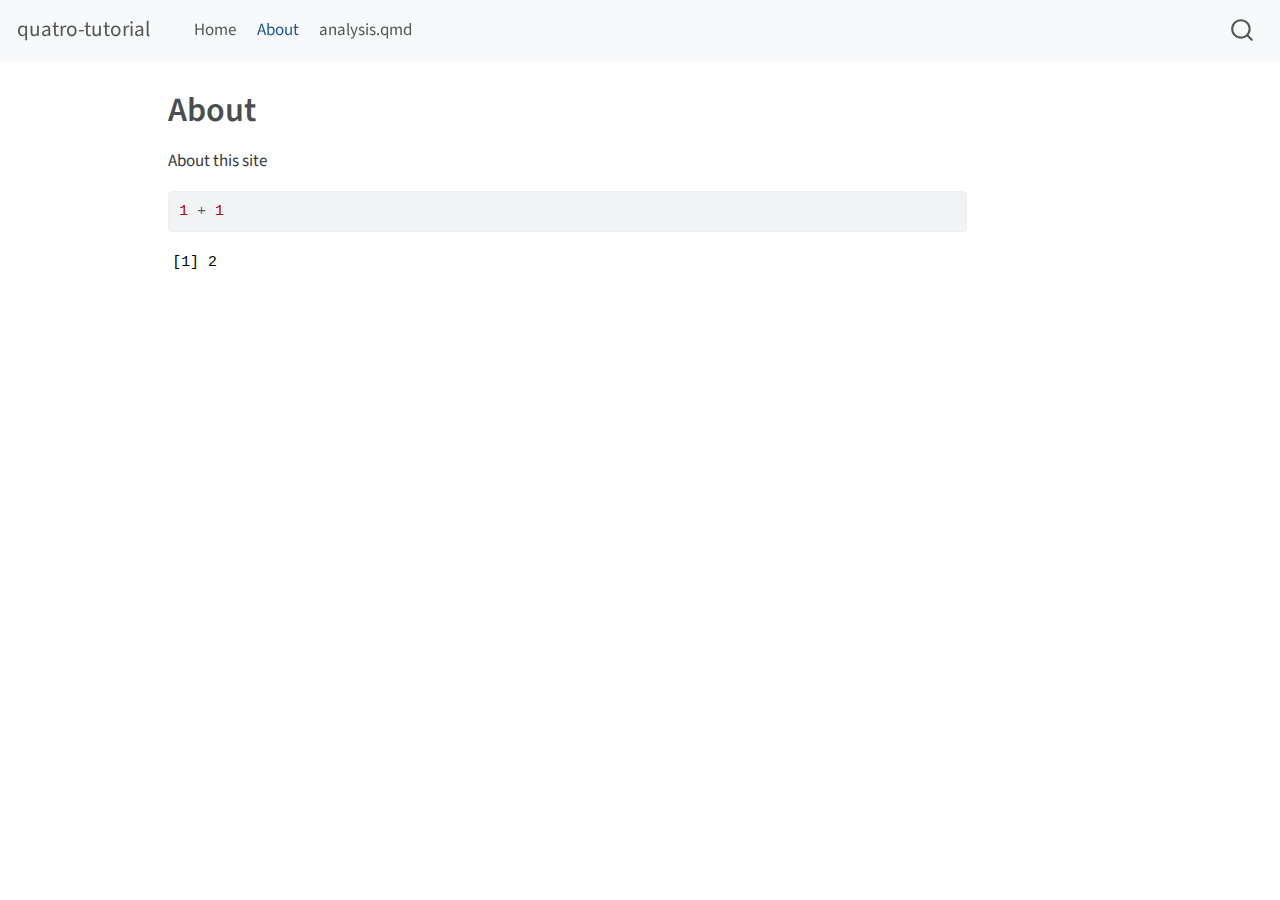
<file: about.html>
<!DOCTYPE html>
<html xmlns="http://www.w3.org/1999/xhtml" lang="en" xml:lang="en"><head>

<meta charset="utf-8">
<meta name="generator" content="quarto-1.3.450">

<meta name="viewport" content="width=device-width, initial-scale=1.0, user-scalable=yes">


<title>quatro-tutorial - About</title>
<style>
code{white-space: pre-wrap;}
span.smallcaps{font-variant: small-caps;}
div.columns{display: flex; gap: min(4vw, 1.5em);}
div.column{flex: auto; overflow-x: auto;}
div.hanging-indent{margin-left: 1.5em; text-indent: -1.5em;}
ul.task-list{list-style: none;}
ul.task-list li input[type="checkbox"] {
  width: 0.8em;
  margin: 0 0.8em 0.2em -1em; /* quarto-specific, see https://github.com/quarto-dev/quarto-cli/issues/4556 */ 
  vertical-align: middle;
}
/* CSS for syntax highlighting */
pre > code.sourceCode { white-space: pre; position: relative; }
pre > code.sourceCode > span { display: inline-block; line-height: 1.25; }
pre > code.sourceCode > span:empty { height: 1.2em; }
.sourceCode { overflow: visible; }
code.sourceCode > span { color: inherit; text-decoration: inherit; }
div.sourceCode { margin: 1em 0; }
pre.sourceCode { margin: 0; }
@media screen {
div.sourceCode { overflow: auto; }
}
@media print {
pre > code.sourceCode { white-space: pre-wrap; }
pre > code.sourceCode > span { text-indent: -5em; padding-left: 5em; }
}
pre.numberSource code
  { counter-reset: source-line 0; }
pre.numberSource code > span
  { position: relative; left: -4em; counter-increment: source-line; }
pre.numberSource code > span > a:first-child::before
  { content: counter(source-line);
    position: relative; left: -1em; text-align: right; vertical-align: baseline;
    border: none; display: inline-block;
    -webkit-touch-callout: none; -webkit-user-select: none;
    -khtml-user-select: none; -moz-user-select: none;
    -ms-user-select: none; user-select: none;
    padding: 0 4px; width: 4em;
  }
pre.numberSource { margin-left: 3em;  padding-left: 4px; }
div.sourceCode
  {   }
@media screen {
pre > code.sourceCode > span > a:first-child::before { text-decoration: underline; }
}
</style>


<script src="site_libs/quarto-nav/quarto-nav.js"></script>
<script src="site_libs/quarto-nav/headroom.min.js"></script>
<script src="site_libs/clipboard/clipboard.min.js"></script>
<script src="site_libs/quarto-search/autocomplete.umd.js"></script>
<script src="site_libs/quarto-search/fuse.min.js"></script>
<script src="site_libs/quarto-search/quarto-search.js"></script>
<meta name="quarto:offset" content="./">
<script src="site_libs/quarto-html/quarto.js"></script>
<script src="site_libs/quarto-html/popper.min.js"></script>
<script src="site_libs/quarto-html/tippy.umd.min.js"></script>
<script src="site_libs/quarto-html/anchor.min.js"></script>
<link href="site_libs/quarto-html/tippy.css" rel="stylesheet">
<link href="site_libs/quarto-html/quarto-syntax-highlighting.css" rel="stylesheet" id="quarto-text-highlighting-styles">
<script src="site_libs/bootstrap/bootstrap.min.js"></script>
<link href="site_libs/bootstrap/bootstrap-icons.css" rel="stylesheet">
<link href="site_libs/bootstrap/bootstrap.min.css" rel="stylesheet" id="quarto-bootstrap" data-mode="light">
<script id="quarto-search-options" type="application/json">{
  "location": "navbar",
  "copy-button": false,
  "collapse-after": 3,
  "panel-placement": "end",
  "type": "overlay",
  "limit": 20,
  "language": {
    "search-no-results-text": "No results",
    "search-matching-documents-text": "matching documents",
    "search-copy-link-title": "Copy link to search",
    "search-hide-matches-text": "Hide additional matches",
    "search-more-match-text": "more match in this document",
    "search-more-matches-text": "more matches in this document",
    "search-clear-button-title": "Clear",
    "search-detached-cancel-button-title": "Cancel",
    "search-submit-button-title": "Submit",
    "search-label": "Search"
  }
}</script>


<link rel="stylesheet" href="styles.css">
</head>

<body class="nav-fixed">

<div id="quarto-search-results"></div>
  <header id="quarto-header" class="headroom fixed-top">
    <nav class="navbar navbar-expand-lg navbar-dark ">
      <div class="navbar-container container-fluid">
      <div class="navbar-brand-container">
    <a class="navbar-brand" href="./index.html">
    <span class="navbar-title">quatro-tutorial</span>
    </a>
  </div>
            <div id="quarto-search" class="" title="Search"></div>
          <button class="navbar-toggler" type="button" data-bs-toggle="collapse" data-bs-target="#navbarCollapse" aria-controls="navbarCollapse" aria-expanded="false" aria-label="Toggle navigation" onclick="if (window.quartoToggleHeadroom) { window.quartoToggleHeadroom(); }">
  <span class="navbar-toggler-icon"></span>
</button>
          <div class="collapse navbar-collapse" id="navbarCollapse">
            <ul class="navbar-nav navbar-nav-scroll me-auto">
  <li class="nav-item">
    <a class="nav-link" href="./index.html" rel="" target="">
 <span class="menu-text">Home</span></a>
  </li>  
  <li class="nav-item">
    <a class="nav-link active" href="./about.html" rel="" target="" aria-current="page">
 <span class="menu-text">About</span></a>
  </li>  
  <li class="nav-item">
    <a class="nav-link" href="./analysis.html" rel="" target="">
 <span class="menu-text">analysis.qmd</span></a>
  </li>  
</ul>
            <div class="quarto-navbar-tools ms-auto">
</div>
          </div> <!-- /navcollapse -->
      </div> <!-- /container-fluid -->
    </nav>
</header>
<!-- content -->
<div id="quarto-content" class="quarto-container page-columns page-rows-contents page-layout-article page-navbar">
<!-- sidebar -->
<!-- margin-sidebar -->
    <div id="quarto-margin-sidebar" class="sidebar margin-sidebar">
        
    </div>
<!-- main -->
<main class="content" id="quarto-document-content">

<header id="title-block-header" class="quarto-title-block default">
<div class="quarto-title">
<h1 class="title">About</h1>
</div>



<div class="quarto-title-meta">

    
  
    
  </div>
  

</header>

<p>About this site</p>
<div class="cell">
<div class="sourceCode cell-code" id="cb1"><pre class="sourceCode r code-with-copy"><code class="sourceCode r"><span id="cb1-1"><a href="#cb1-1" aria-hidden="true" tabindex="-1"></a><span class="dv">1</span> <span class="sc">+</span> <span class="dv">1</span></span></code><button title="Copy to Clipboard" class="code-copy-button"><i class="bi"></i></button></pre></div>
<div class="cell-output cell-output-stdout">
<pre><code>[1] 2</code></pre>
</div>
</div>



</main> <!-- /main -->
<script id="quarto-html-after-body" type="application/javascript">
window.document.addEventListener("DOMContentLoaded", function (event) {
  const toggleBodyColorMode = (bsSheetEl) => {
    const mode = bsSheetEl.getAttribute("data-mode");
    const bodyEl = window.document.querySelector("body");
    if (mode === "dark") {
      bodyEl.classList.add("quarto-dark");
      bodyEl.classList.remove("quarto-light");
    } else {
      bodyEl.classList.add("quarto-light");
      bodyEl.classList.remove("quarto-dark");
    }
  }
  const toggleBodyColorPrimary = () => {
    const bsSheetEl = window.document.querySelector("link#quarto-bootstrap");
    if (bsSheetEl) {
      toggleBodyColorMode(bsSheetEl);
    }
  }
  toggleBodyColorPrimary();  
  const icon = "";
  const anchorJS = new window.AnchorJS();
  anchorJS.options = {
    placement: 'right',
    icon: icon
  };
  anchorJS.add('.anchored');
  const isCodeAnnotation = (el) => {
    for (const clz of el.classList) {
      if (clz.startsWith('code-annotation-')) {                     
        return true;
      }
    }
    return false;
  }
  const clipboard = new window.ClipboardJS('.code-copy-button', {
    text: function(trigger) {
      const codeEl = trigger.previousElementSibling.cloneNode(true);
      for (const childEl of codeEl.children) {
        if (isCodeAnnotation(childEl)) {
          childEl.remove();
        }
      }
      return codeEl.innerText;
    }
  });
  clipboard.on('success', function(e) {
    // button target
    const button = e.trigger;
    // don't keep focus
    button.blur();
    // flash "checked"
    button.classList.add('code-copy-button-checked');
    var currentTitle = button.getAttribute("title");
    button.setAttribute("title", "Copied!");
    let tooltip;
    if (window.bootstrap) {
      button.setAttribute("data-bs-toggle", "tooltip");
      button.setAttribute("data-bs-placement", "left");
      button.setAttribute("data-bs-title", "Copied!");
      tooltip = new bootstrap.Tooltip(button, 
        { trigger: "manual", 
          customClass: "code-copy-button-tooltip",
          offset: [0, -8]});
      tooltip.show();    
    }
    setTimeout(function() {
      if (tooltip) {
        tooltip.hide();
        button.removeAttribute("data-bs-title");
        button.removeAttribute("data-bs-toggle");
        button.removeAttribute("data-bs-placement");
      }
      button.setAttribute("title", currentTitle);
      button.classList.remove('code-copy-button-checked');
    }, 1000);
    // clear code selection
    e.clearSelection();
  });
  function tippyHover(el, contentFn) {
    const config = {
      allowHTML: true,
      content: contentFn,
      maxWidth: 500,
      delay: 100,
      arrow: false,
      appendTo: function(el) {
          return el.parentElement;
      },
      interactive: true,
      interactiveBorder: 10,
      theme: 'quarto',
      placement: 'bottom-start'
    };
    window.tippy(el, config); 
  }
  const noterefs = window.document.querySelectorAll('a[role="doc-noteref"]');
  for (var i=0; i<noterefs.length; i++) {
    const ref = noterefs[i];
    tippyHover(ref, function() {
      // use id or data attribute instead here
      let href = ref.getAttribute('data-footnote-href') || ref.getAttribute('href');
      try { href = new URL(href).hash; } catch {}
      const id = href.replace(/^#\/?/, "");
      const note = window.document.getElementById(id);
      return note.innerHTML;
    });
  }
      let selectedAnnoteEl;
      const selectorForAnnotation = ( cell, annotation) => {
        let cellAttr = 'data-code-cell="' + cell + '"';
        let lineAttr = 'data-code-annotation="' +  annotation + '"';
        const selector = 'span[' + cellAttr + '][' + lineAttr + ']';
        return selector;
      }
      const selectCodeLines = (annoteEl) => {
        const doc = window.document;
        const targetCell = annoteEl.getAttribute("data-target-cell");
        const targetAnnotation = annoteEl.getAttribute("data-target-annotation");
        const annoteSpan = window.document.querySelector(selectorForAnnotation(targetCell, targetAnnotation));
        const lines = annoteSpan.getAttribute("data-code-lines").split(",");
        const lineIds = lines.map((line) => {
          return targetCell + "-" + line;
        })
        let top = null;
        let height = null;
        let parent = null;
        if (lineIds.length > 0) {
            //compute the position of the single el (top and bottom and make a div)
            const el = window.document.getElementById(lineIds[0]);
            top = el.offsetTop;
            height = el.offsetHeight;
            parent = el.parentElement.parentElement;
          if (lineIds.length > 1) {
            const lastEl = window.document.getElementById(lineIds[lineIds.length - 1]);
            const bottom = lastEl.offsetTop + lastEl.offsetHeight;
            height = bottom - top;
          }
          if (top !== null && height !== null && parent !== null) {
            // cook up a div (if necessary) and position it 
            let div = window.document.getElementById("code-annotation-line-highlight");
            if (div === null) {
              div = window.document.createElement("div");
              div.setAttribute("id", "code-annotation-line-highlight");
              div.style.position = 'absolute';
              parent.appendChild(div);
            }
            div.style.top = top - 2 + "px";
            div.style.height = height + 4 + "px";
            let gutterDiv = window.document.getElementById("code-annotation-line-highlight-gutter");
            if (gutterDiv === null) {
              gutterDiv = window.document.createElement("div");
              gutterDiv.setAttribute("id", "code-annotation-line-highlight-gutter");
              gutterDiv.style.position = 'absolute';
              const codeCell = window.document.getElementById(targetCell);
              const gutter = codeCell.querySelector('.code-annotation-gutter');
              gutter.appendChild(gutterDiv);
            }
            gutterDiv.style.top = top - 2 + "px";
            gutterDiv.style.height = height + 4 + "px";
          }
          selectedAnnoteEl = annoteEl;
        }
      };
      const unselectCodeLines = () => {
        const elementsIds = ["code-annotation-line-highlight", "code-annotation-line-highlight-gutter"];
        elementsIds.forEach((elId) => {
          const div = window.document.getElementById(elId);
          if (div) {
            div.remove();
          }
        });
        selectedAnnoteEl = undefined;
      };
      // Attach click handler to the DT
      const annoteDls = window.document.querySelectorAll('dt[data-target-cell]');
      for (const annoteDlNode of annoteDls) {
        annoteDlNode.addEventListener('click', (event) => {
          const clickedEl = event.target;
          if (clickedEl !== selectedAnnoteEl) {
            unselectCodeLines();
            const activeEl = window.document.querySelector('dt[data-target-cell].code-annotation-active');
            if (activeEl) {
              activeEl.classList.remove('code-annotation-active');
            }
            selectCodeLines(clickedEl);
            clickedEl.classList.add('code-annotation-active');
          } else {
            // Unselect the line
            unselectCodeLines();
            clickedEl.classList.remove('code-annotation-active');
          }
        });
      }
  const findCites = (el) => {
    const parentEl = el.parentElement;
    if (parentEl) {
      const cites = parentEl.dataset.cites;
      if (cites) {
        return {
          el,
          cites: cites.split(' ')
        };
      } else {
        return findCites(el.parentElement)
      }
    } else {
      return undefined;
    }
  };
  var bibliorefs = window.document.querySelectorAll('a[role="doc-biblioref"]');
  for (var i=0; i<bibliorefs.length; i++) {
    const ref = bibliorefs[i];
    const citeInfo = findCites(ref);
    if (citeInfo) {
      tippyHover(citeInfo.el, function() {
        var popup = window.document.createElement('div');
        citeInfo.cites.forEach(function(cite) {
          var citeDiv = window.document.createElement('div');
          citeDiv.classList.add('hanging-indent');
          citeDiv.classList.add('csl-entry');
          var biblioDiv = window.document.getElementById('ref-' + cite);
          if (biblioDiv) {
            citeDiv.innerHTML = biblioDiv.innerHTML;
          }
          popup.appendChild(citeDiv);
        });
        return popup.innerHTML;
      });
    }
  }
});
</script>
</div> <!-- /content -->



</body></html>
</file>
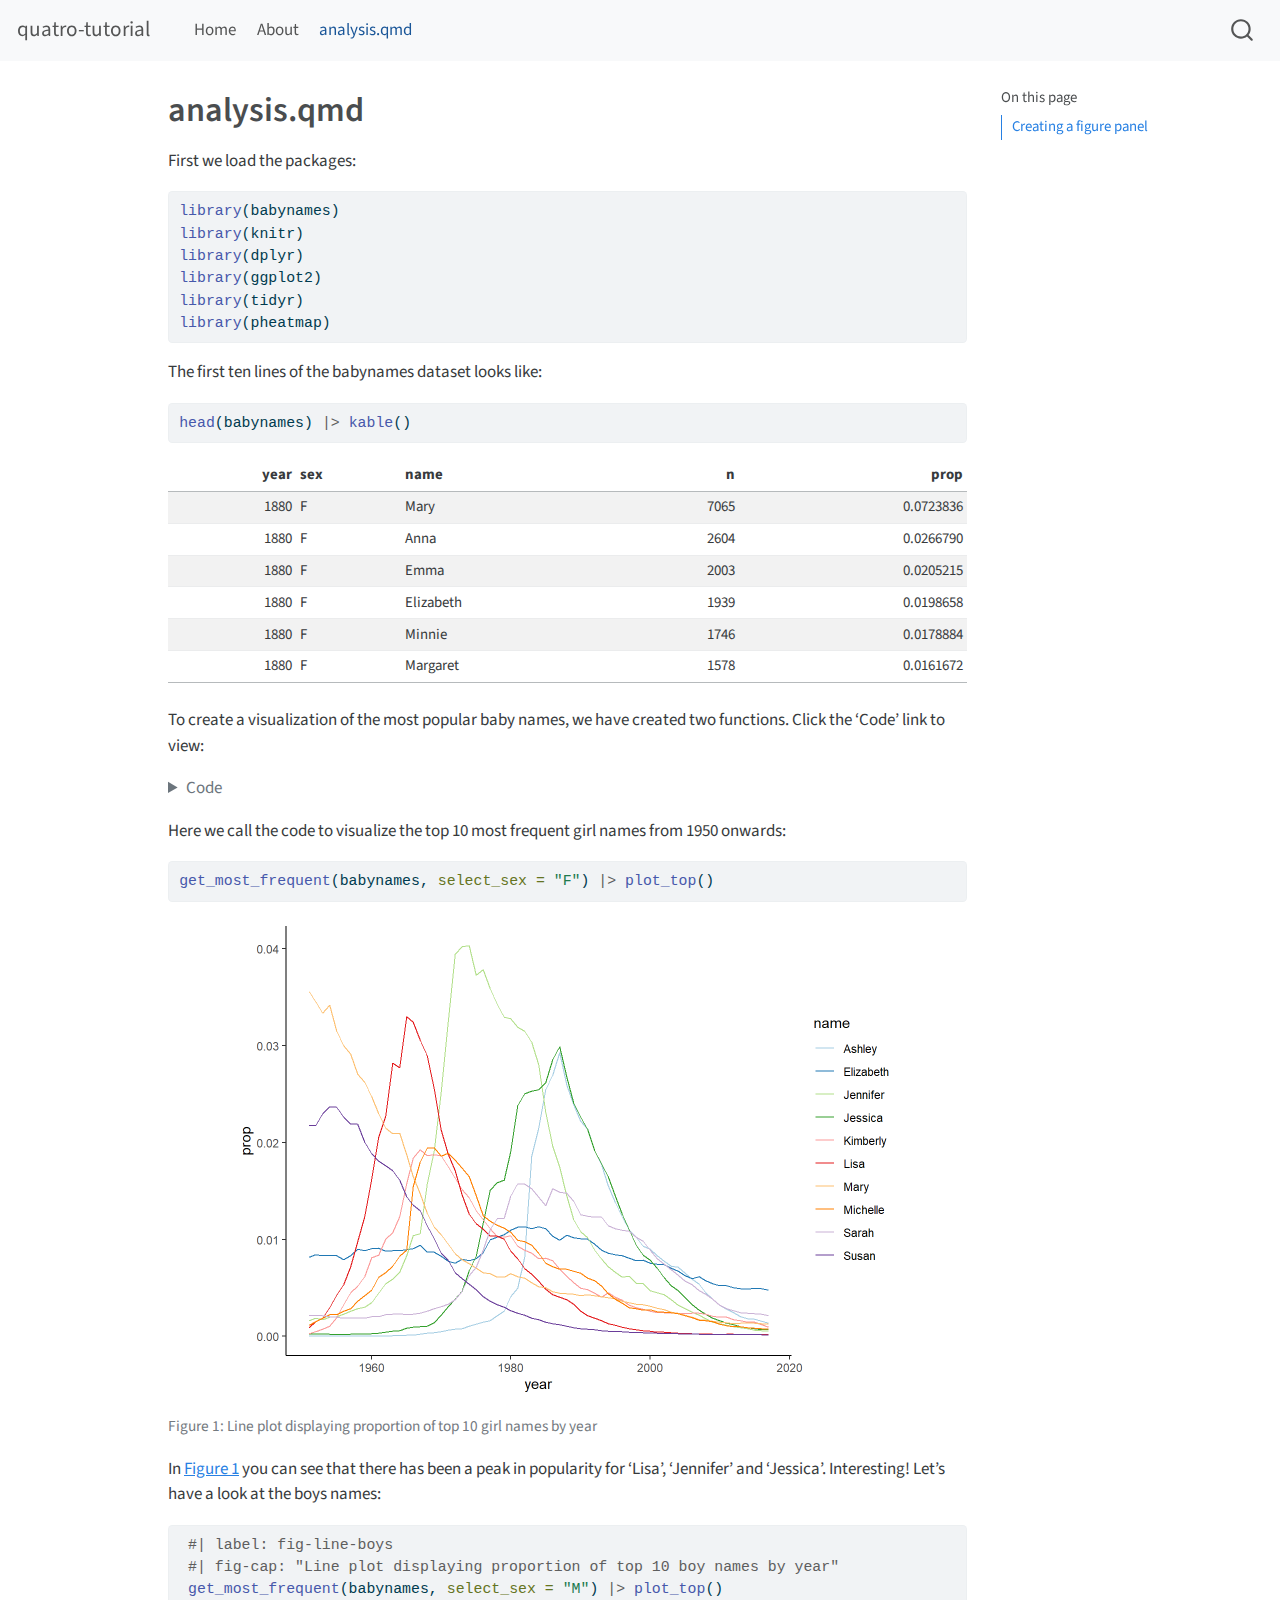
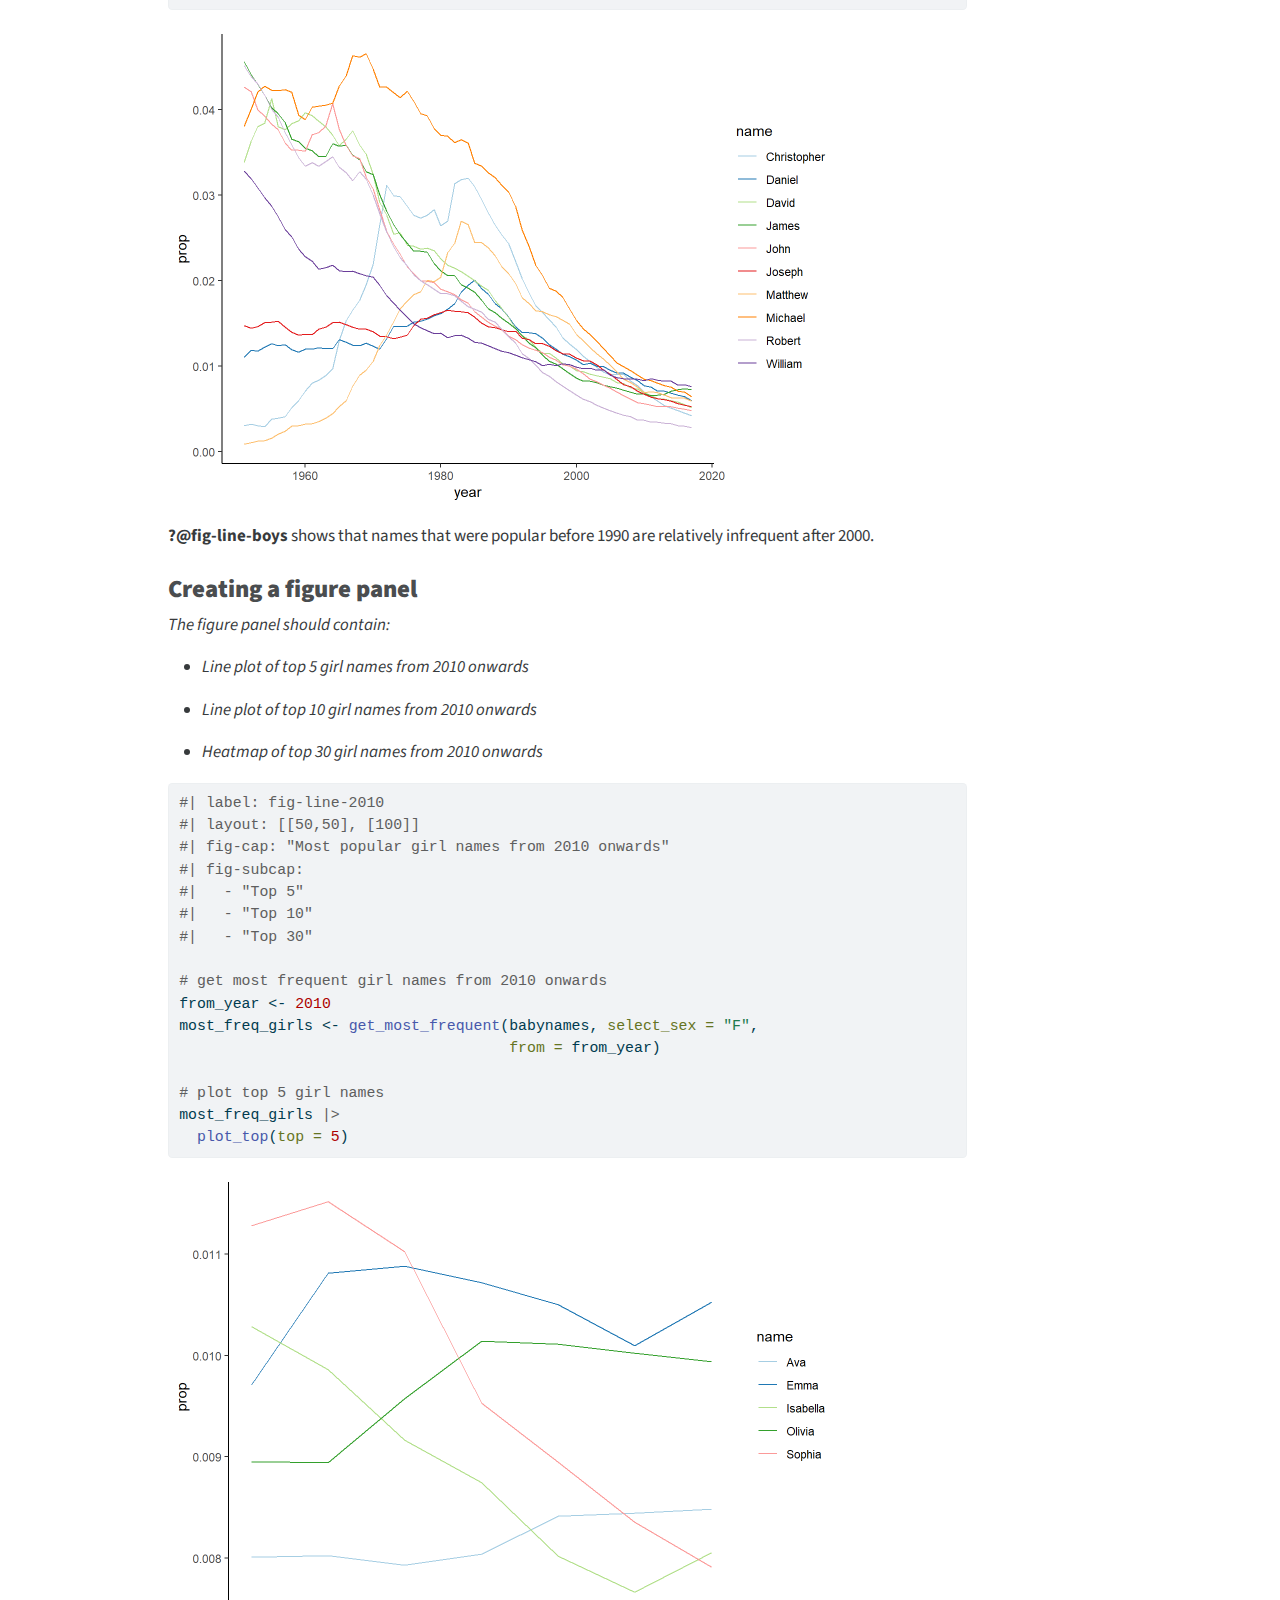
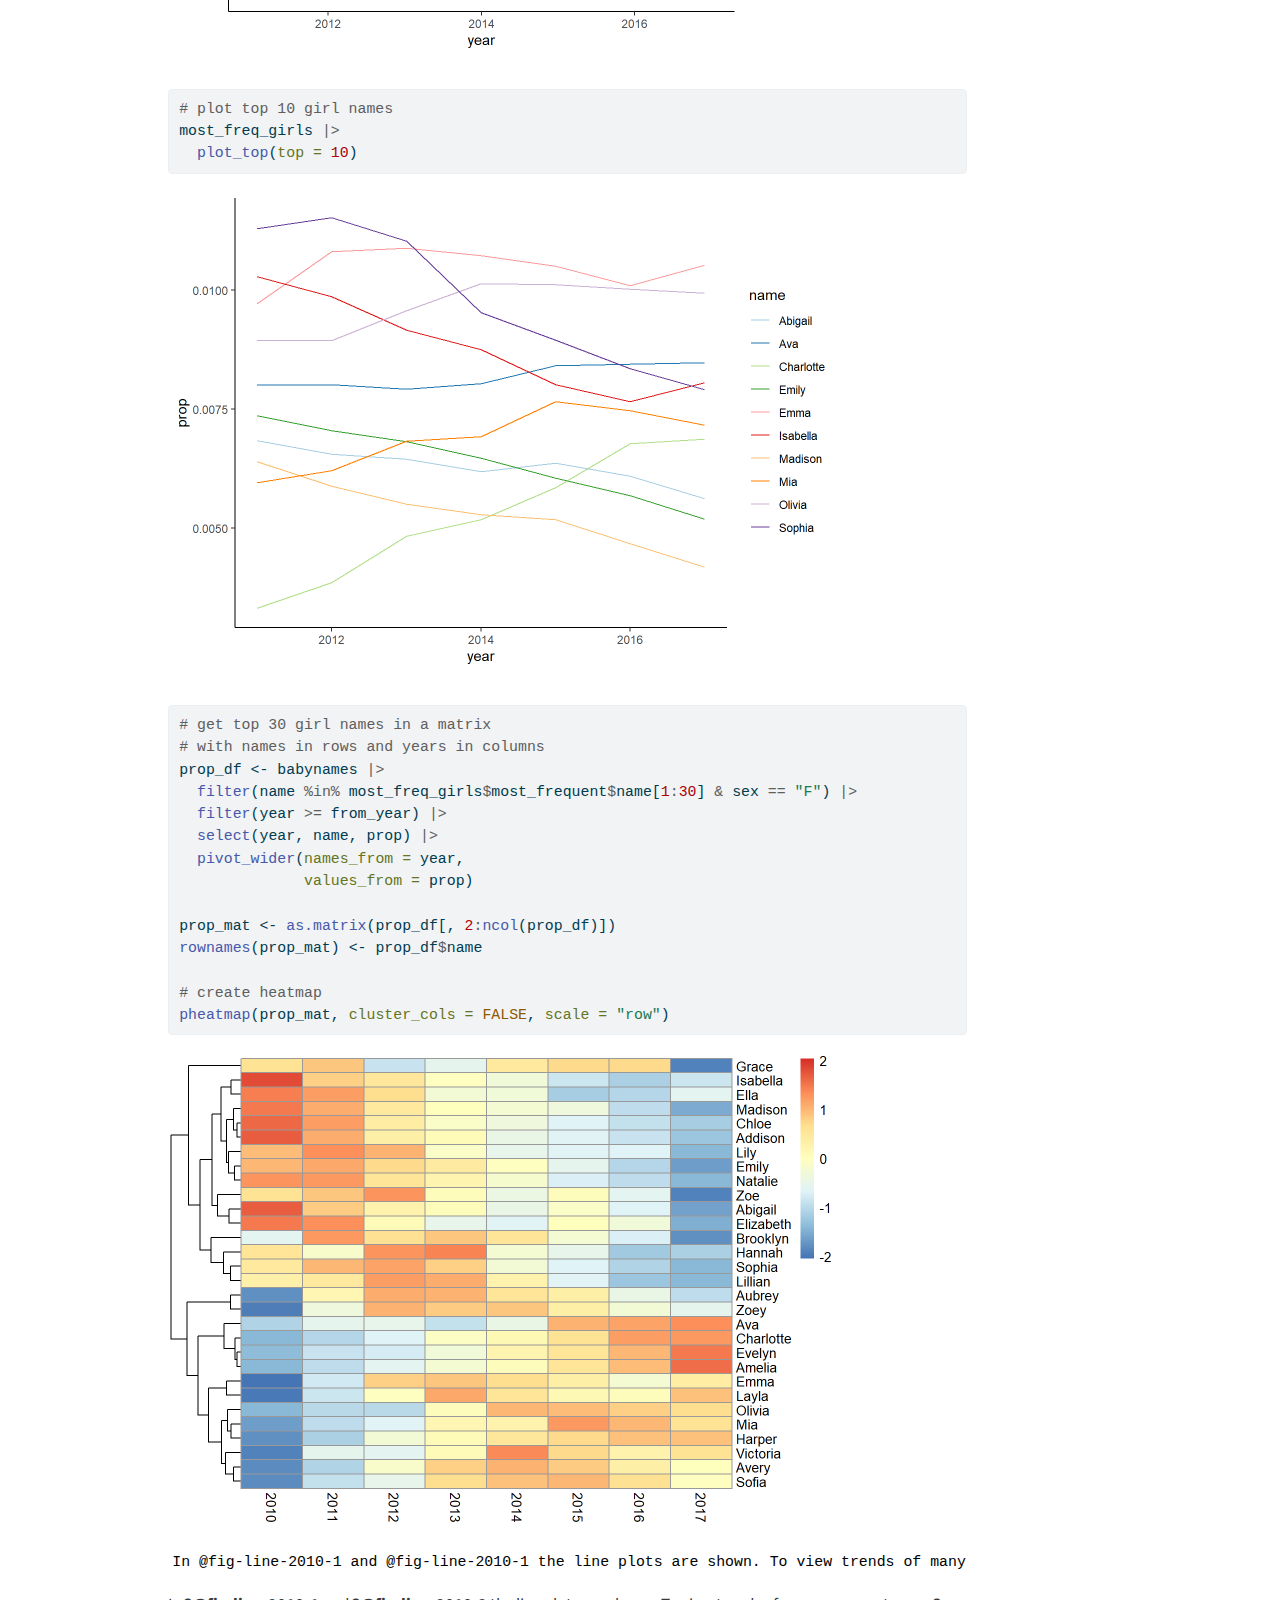
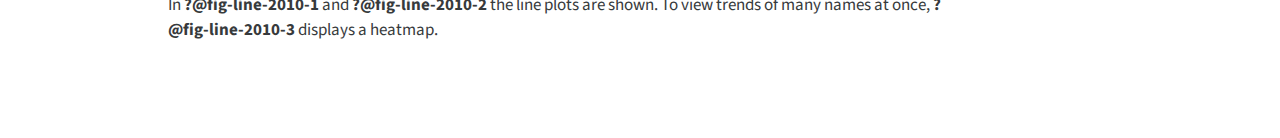
<file: analysis.html>
<!DOCTYPE html>
<html xmlns="http://www.w3.org/1999/xhtml" lang="en" xml:lang="en"><head>

<meta charset="utf-8">
<meta name="generator" content="quarto-1.3.450">

<meta name="viewport" content="width=device-width, initial-scale=1.0, user-scalable=yes">


<title>quatro-tutorial - analysis.qmd</title>
<style>
code{white-space: pre-wrap;}
span.smallcaps{font-variant: small-caps;}
div.columns{display: flex; gap: min(4vw, 1.5em);}
div.column{flex: auto; overflow-x: auto;}
div.hanging-indent{margin-left: 1.5em; text-indent: -1.5em;}
ul.task-list{list-style: none;}
ul.task-list li input[type="checkbox"] {
  width: 0.8em;
  margin: 0 0.8em 0.2em -1em; /* quarto-specific, see https://github.com/quarto-dev/quarto-cli/issues/4556 */ 
  vertical-align: middle;
}
/* CSS for syntax highlighting */
pre > code.sourceCode { white-space: pre; position: relative; }
pre > code.sourceCode > span { display: inline-block; line-height: 1.25; }
pre > code.sourceCode > span:empty { height: 1.2em; }
.sourceCode { overflow: visible; }
code.sourceCode > span { color: inherit; text-decoration: inherit; }
div.sourceCode { margin: 1em 0; }
pre.sourceCode { margin: 0; }
@media screen {
div.sourceCode { overflow: auto; }
}
@media print {
pre > code.sourceCode { white-space: pre-wrap; }
pre > code.sourceCode > span { text-indent: -5em; padding-left: 5em; }
}
pre.numberSource code
  { counter-reset: source-line 0; }
pre.numberSource code > span
  { position: relative; left: -4em; counter-increment: source-line; }
pre.numberSource code > span > a:first-child::before
  { content: counter(source-line);
    position: relative; left: -1em; text-align: right; vertical-align: baseline;
    border: none; display: inline-block;
    -webkit-touch-callout: none; -webkit-user-select: none;
    -khtml-user-select: none; -moz-user-select: none;
    -ms-user-select: none; user-select: none;
    padding: 0 4px; width: 4em;
  }
pre.numberSource { margin-left: 3em;  padding-left: 4px; }
div.sourceCode
  {   }
@media screen {
pre > code.sourceCode > span > a:first-child::before { text-decoration: underline; }
}
</style>


<script src="site_libs/quarto-nav/quarto-nav.js"></script>
<script src="site_libs/quarto-nav/headroom.min.js"></script>
<script src="site_libs/clipboard/clipboard.min.js"></script>
<script src="site_libs/quarto-search/autocomplete.umd.js"></script>
<script src="site_libs/quarto-search/fuse.min.js"></script>
<script src="site_libs/quarto-search/quarto-search.js"></script>
<meta name="quarto:offset" content="./">
<script src="site_libs/quarto-html/quarto.js"></script>
<script src="site_libs/quarto-html/popper.min.js"></script>
<script src="site_libs/quarto-html/tippy.umd.min.js"></script>
<script src="site_libs/quarto-html/anchor.min.js"></script>
<link href="site_libs/quarto-html/tippy.css" rel="stylesheet">
<link href="site_libs/quarto-html/quarto-syntax-highlighting.css" rel="stylesheet" id="quarto-text-highlighting-styles">
<script src="site_libs/bootstrap/bootstrap.min.js"></script>
<link href="site_libs/bootstrap/bootstrap-icons.css" rel="stylesheet">
<link href="site_libs/bootstrap/bootstrap.min.css" rel="stylesheet" id="quarto-bootstrap" data-mode="light">
<script id="quarto-search-options" type="application/json">{
  "location": "navbar",
  "copy-button": false,
  "collapse-after": 3,
  "panel-placement": "end",
  "type": "overlay",
  "limit": 20,
  "language": {
    "search-no-results-text": "No results",
    "search-matching-documents-text": "matching documents",
    "search-copy-link-title": "Copy link to search",
    "search-hide-matches-text": "Hide additional matches",
    "search-more-match-text": "more match in this document",
    "search-more-matches-text": "more matches in this document",
    "search-clear-button-title": "Clear",
    "search-detached-cancel-button-title": "Cancel",
    "search-submit-button-title": "Submit",
    "search-label": "Search"
  }
}</script>


<link rel="stylesheet" href="styles.css">
</head>

<body class="nav-fixed">

<div id="quarto-search-results"></div>
  <header id="quarto-header" class="headroom fixed-top">
    <nav class="navbar navbar-expand-lg navbar-dark ">
      <div class="navbar-container container-fluid">
      <div class="navbar-brand-container">
    <a class="navbar-brand" href="./index.html">
    <span class="navbar-title">quatro-tutorial</span>
    </a>
  </div>
            <div id="quarto-search" class="" title="Search"></div>
          <button class="navbar-toggler" type="button" data-bs-toggle="collapse" data-bs-target="#navbarCollapse" aria-controls="navbarCollapse" aria-expanded="false" aria-label="Toggle navigation" onclick="if (window.quartoToggleHeadroom) { window.quartoToggleHeadroom(); }">
  <span class="navbar-toggler-icon"></span>
</button>
          <div class="collapse navbar-collapse" id="navbarCollapse">
            <ul class="navbar-nav navbar-nav-scroll me-auto">
  <li class="nav-item">
    <a class="nav-link" href="./index.html" rel="" target="">
 <span class="menu-text">Home</span></a>
  </li>  
  <li class="nav-item">
    <a class="nav-link" href="./about.html" rel="" target="">
 <span class="menu-text">About</span></a>
  </li>  
  <li class="nav-item">
    <a class="nav-link active" href="./analysis.html" rel="" target="" aria-current="page">
 <span class="menu-text">analysis.qmd</span></a>
  </li>  
</ul>
            <div class="quarto-navbar-tools ms-auto">
</div>
          </div> <!-- /navcollapse -->
      </div> <!-- /container-fluid -->
    </nav>
</header>
<!-- content -->
<div id="quarto-content" class="quarto-container page-columns page-rows-contents page-layout-article page-navbar">
<!-- sidebar -->
<!-- margin-sidebar -->
    <div id="quarto-margin-sidebar" class="sidebar margin-sidebar">
        <nav id="TOC" role="doc-toc" class="toc-active">
    <h2 id="toc-title">On this page</h2>
   
  <ul>
  <li><a href="#creating-a-figure-panel" id="toc-creating-a-figure-panel" class="nav-link active" data-scroll-target="#creating-a-figure-panel"><strong>Creating a figure panel</strong></a></li>
  </ul>
</nav>
    </div>
<!-- main -->
<main class="content" id="quarto-document-content">

<header id="title-block-header" class="quarto-title-block default">
<div class="quarto-title">
<h1 class="title">analysis.qmd</h1>
</div>



<div class="quarto-title-meta">

    
  
    
  </div>
  

</header>

<p>First we load the packages:</p>
<div class="cell">
<div class="sourceCode cell-code" id="cb1"><pre class="sourceCode r code-with-copy"><code class="sourceCode r"><span id="cb1-1"><a href="#cb1-1" aria-hidden="true" tabindex="-1"></a><span class="fu">library</span>(babynames) </span>
<span id="cb1-2"><a href="#cb1-2" aria-hidden="true" tabindex="-1"></a><span class="fu">library</span>(knitr) </span>
<span id="cb1-3"><a href="#cb1-3" aria-hidden="true" tabindex="-1"></a><span class="fu">library</span>(dplyr)</span>
<span id="cb1-4"><a href="#cb1-4" aria-hidden="true" tabindex="-1"></a><span class="fu">library</span>(ggplot2) </span>
<span id="cb1-5"><a href="#cb1-5" aria-hidden="true" tabindex="-1"></a><span class="fu">library</span>(tidyr) </span>
<span id="cb1-6"><a href="#cb1-6" aria-hidden="true" tabindex="-1"></a><span class="fu">library</span>(pheatmap) </span></code><button title="Copy to Clipboard" class="code-copy-button"><i class="bi"></i></button></pre></div>
</div>
<p>The first ten lines of the babynames dataset looks like:</p>
<div class="cell">
<div class="sourceCode cell-code" id="cb2"><pre class="sourceCode r code-with-copy"><code class="sourceCode r"><span id="cb2-1"><a href="#cb2-1" aria-hidden="true" tabindex="-1"></a><span class="fu">head</span>(babynames) <span class="sc">|&gt;</span> <span class="fu">kable</span>() </span></code><button title="Copy to Clipboard" class="code-copy-button"><i class="bi"></i></button></pre></div>
<div class="cell-output-display">
<table class="table table-sm table-striped small">
<thead>
<tr class="header">
<th style="text-align: right;">year</th>
<th style="text-align: left;">sex</th>
<th style="text-align: left;">name</th>
<th style="text-align: right;">n</th>
<th style="text-align: right;">prop</th>
</tr>
</thead>
<tbody>
<tr class="odd">
<td style="text-align: right;">1880</td>
<td style="text-align: left;">F</td>
<td style="text-align: left;">Mary</td>
<td style="text-align: right;">7065</td>
<td style="text-align: right;">0.0723836</td>
</tr>
<tr class="even">
<td style="text-align: right;">1880</td>
<td style="text-align: left;">F</td>
<td style="text-align: left;">Anna</td>
<td style="text-align: right;">2604</td>
<td style="text-align: right;">0.0266790</td>
</tr>
<tr class="odd">
<td style="text-align: right;">1880</td>
<td style="text-align: left;">F</td>
<td style="text-align: left;">Emma</td>
<td style="text-align: right;">2003</td>
<td style="text-align: right;">0.0205215</td>
</tr>
<tr class="even">
<td style="text-align: right;">1880</td>
<td style="text-align: left;">F</td>
<td style="text-align: left;">Elizabeth</td>
<td style="text-align: right;">1939</td>
<td style="text-align: right;">0.0198658</td>
</tr>
<tr class="odd">
<td style="text-align: right;">1880</td>
<td style="text-align: left;">F</td>
<td style="text-align: left;">Minnie</td>
<td style="text-align: right;">1746</td>
<td style="text-align: right;">0.0178884</td>
</tr>
<tr class="even">
<td style="text-align: right;">1880</td>
<td style="text-align: left;">F</td>
<td style="text-align: left;">Margaret</td>
<td style="text-align: right;">1578</td>
<td style="text-align: right;">0.0161672</td>
</tr>
</tbody>
</table>
</div>
</div>
<p>To create a visualization of the most popular baby names, we have created two functions. Click the ‘Code’ link to view:</p>
<div class="cell">
<details>
<summary>Code</summary>
<div class="sourceCode cell-code" id="cb3"><pre class="sourceCode r code-with-copy"><code class="sourceCode r"><span id="cb3-1"><a href="#cb3-1" aria-hidden="true" tabindex="-1"></a>get_most_frequent <span class="ot">&lt;-</span> <span class="cf">function</span>(babynames, select_sex, <span class="at">from =</span> <span class="dv">1950</span>) {</span>
<span id="cb3-2"><a href="#cb3-2" aria-hidden="true" tabindex="-1"></a>  most_freq <span class="ot">&lt;-</span> babynames <span class="sc">|&gt;</span></span>
<span id="cb3-3"><a href="#cb3-3" aria-hidden="true" tabindex="-1"></a>    <span class="fu">filter</span>(sex <span class="sc">==</span> select_sex, year <span class="sc">&gt;</span> from) <span class="sc">|&gt;</span></span>
<span id="cb3-4"><a href="#cb3-4" aria-hidden="true" tabindex="-1"></a>    <span class="fu">group_by</span>(name) <span class="sc">|&gt;</span></span>
<span id="cb3-5"><a href="#cb3-5" aria-hidden="true" tabindex="-1"></a>    <span class="fu">summarise</span>(<span class="at">average =</span> <span class="fu">mean</span>(prop)) <span class="sc">|&gt;</span></span>
<span id="cb3-6"><a href="#cb3-6" aria-hidden="true" tabindex="-1"></a>    <span class="fu">arrange</span>(<span class="fu">desc</span>(average))</span>
<span id="cb3-7"><a href="#cb3-7" aria-hidden="true" tabindex="-1"></a>    </span>
<span id="cb3-8"><a href="#cb3-8" aria-hidden="true" tabindex="-1"></a>  <span class="fu">return</span>(<span class="fu">list</span>(</span>
<span id="cb3-9"><a href="#cb3-9" aria-hidden="true" tabindex="-1"></a>    <span class="at">babynames =</span> babynames,</span>
<span id="cb3-10"><a href="#cb3-10" aria-hidden="true" tabindex="-1"></a>    <span class="at">most_frequent =</span> most_freq,</span>
<span id="cb3-11"><a href="#cb3-11" aria-hidden="true" tabindex="-1"></a>    <span class="at">sex =</span> select_sex,</span>
<span id="cb3-12"><a href="#cb3-12" aria-hidden="true" tabindex="-1"></a>    <span class="at">from =</span> from))</span>
<span id="cb3-13"><a href="#cb3-13" aria-hidden="true" tabindex="-1"></a>}</span>
<span id="cb3-14"><a href="#cb3-14" aria-hidden="true" tabindex="-1"></a></span>
<span id="cb3-15"><a href="#cb3-15" aria-hidden="true" tabindex="-1"></a>plot_top <span class="ot">&lt;-</span> <span class="cf">function</span>(x, <span class="at">top =</span> <span class="dv">10</span>) {</span>
<span id="cb3-16"><a href="#cb3-16" aria-hidden="true" tabindex="-1"></a>  topx <span class="ot">&lt;-</span> x<span class="sc">$</span>most_frequent<span class="sc">$</span>name[<span class="dv">1</span><span class="sc">:</span>top]</span>
<span id="cb3-17"><a href="#cb3-17" aria-hidden="true" tabindex="-1"></a>  </span>
<span id="cb3-18"><a href="#cb3-18" aria-hidden="true" tabindex="-1"></a>  p <span class="ot">&lt;-</span> x<span class="sc">$</span>babynames <span class="sc">|&gt;</span></span>
<span id="cb3-19"><a href="#cb3-19" aria-hidden="true" tabindex="-1"></a>    <span class="fu">filter</span>(name <span class="sc">%in%</span> topx, sex <span class="sc">==</span> x<span class="sc">$</span>sex, year <span class="sc">&gt;</span> x<span class="sc">$</span>from) <span class="sc">|&gt;</span></span>
<span id="cb3-20"><a href="#cb3-20" aria-hidden="true" tabindex="-1"></a>    <span class="fu">ggplot</span>(<span class="fu">aes</span>(<span class="at">x =</span> year, <span class="at">y =</span> prop, <span class="at">color =</span> name)) <span class="sc">+</span></span>
<span id="cb3-21"><a href="#cb3-21" aria-hidden="true" tabindex="-1"></a>    <span class="fu">geom_line</span>() <span class="sc">+</span></span>
<span id="cb3-22"><a href="#cb3-22" aria-hidden="true" tabindex="-1"></a>    <span class="fu">scale_color_brewer</span>(<span class="at">palette =</span> <span class="st">"Paired"</span>) <span class="sc">+</span></span>
<span id="cb3-23"><a href="#cb3-23" aria-hidden="true" tabindex="-1"></a>    <span class="fu">theme_classic</span>()</span>
<span id="cb3-24"><a href="#cb3-24" aria-hidden="true" tabindex="-1"></a>  </span>
<span id="cb3-25"><a href="#cb3-25" aria-hidden="true" tabindex="-1"></a>  <span class="fu">return</span>(p)</span>
<span id="cb3-26"><a href="#cb3-26" aria-hidden="true" tabindex="-1"></a>}</span></code><button title="Copy to Clipboard" class="code-copy-button"><i class="bi"></i></button></pre></div>
</details>
</div>
<p>Here we call the code to visualize the top 10 most frequent girl names from 1950 onwards:</p>
<div class="cell">
<div class="sourceCode cell-code" id="cb4"><pre class="sourceCode r code-with-copy"><code class="sourceCode r"><span id="cb4-1"><a href="#cb4-1" aria-hidden="true" tabindex="-1"></a><span class="fu">get_most_frequent</span>(babynames, <span class="at">select_sex =</span> <span class="st">"F"</span>) <span class="sc">|&gt;</span> <span class="fu">plot_top</span>()</span></code><button title="Copy to Clipboard" class="code-copy-button"><i class="bi"></i></button></pre></div>
<div class="cell-output-display">
<div id="fig-line-girls" class="quarto-figure quarto-figure-center anchored">
<figure class="figure">
<p><img src="analysis_files/figure-html/fig-line-girls-1.png" class="img-fluid figure-img" width="672"></p>
<figcaption class="figure-caption">Figure&nbsp;1: Line plot displaying proportion of top 10 girl names by year</figcaption>
</figure>
</div>
</div>
</div>
<p>In <a href="#fig-line-girls">Figure&nbsp;1</a> you can see that there has been a peak in popularity for ‘Lisa’, ‘Jennifer’ and ‘Jessica’. Interesting! Let’s have a look at the boys names:</p>
<div class="cell">
<div class="sourceCode cell-code" id="cb5"><pre class="sourceCode r code-with-copy"><code class="sourceCode r"><span id="cb5-1"><a href="#cb5-1" aria-hidden="true" tabindex="-1"></a> <span class="co">#| label: fig-line-boys </span></span>
<span id="cb5-2"><a href="#cb5-2" aria-hidden="true" tabindex="-1"></a> <span class="co">#| fig-cap: "Line plot displaying proportion of top 10 boy names by year" </span></span>
<span id="cb5-3"><a href="#cb5-3" aria-hidden="true" tabindex="-1"></a> <span class="fu">get_most_frequent</span>(babynames, <span class="at">select_sex =</span> <span class="st">"M"</span>) <span class="sc">|&gt;</span> <span class="fu">plot_top</span>()</span></code><button title="Copy to Clipboard" class="code-copy-button"><i class="bi"></i></button></pre></div>
<div class="cell-output-display">
<p><img src="analysis_files/figure-html/unnamed-chunk-5-1.png" class="img-fluid" width="672"></p>
</div>
</div>
<p><strong>?@fig-line-boys</strong> shows that names that were popular before 1990 are relatively infrequent after 2000.</p>
<section id="creating-a-figure-panel" class="level3">
<h3 class="anchored" data-anchor-id="creating-a-figure-panel"><strong>Creating a figure panel</strong></h3>
<p><em>The figure panel should contain:</em></p>
<ul>
<li><p><em>Line plot of top 5 girl names from 2010 onwards</em></p></li>
<li><p><em>Line plot of top 10 girl names from 2010 onwards</em></p></li>
<li><p><em>Heatmap of top 30 girl names from 2010 onwards</em></p></li>
</ul>
<div class="cell">
<div class="sourceCode cell-code" id="cb6"><pre class="sourceCode r code-with-copy"><code class="sourceCode r"><span id="cb6-1"><a href="#cb6-1" aria-hidden="true" tabindex="-1"></a><span class="co">#| label: fig-line-2010</span></span>
<span id="cb6-2"><a href="#cb6-2" aria-hidden="true" tabindex="-1"></a><span class="co">#| layout: [[50,50], [100]]</span></span>
<span id="cb6-3"><a href="#cb6-3" aria-hidden="true" tabindex="-1"></a><span class="co">#| fig-cap: "Most popular girl names from 2010 onwards"</span></span>
<span id="cb6-4"><a href="#cb6-4" aria-hidden="true" tabindex="-1"></a><span class="co">#| fig-subcap: </span></span>
<span id="cb6-5"><a href="#cb6-5" aria-hidden="true" tabindex="-1"></a><span class="co">#|   - "Top 5"</span></span>
<span id="cb6-6"><a href="#cb6-6" aria-hidden="true" tabindex="-1"></a><span class="co">#|   - "Top 10"</span></span>
<span id="cb6-7"><a href="#cb6-7" aria-hidden="true" tabindex="-1"></a><span class="co">#|   - "Top 30"</span></span>
<span id="cb6-8"><a href="#cb6-8" aria-hidden="true" tabindex="-1"></a></span>
<span id="cb6-9"><a href="#cb6-9" aria-hidden="true" tabindex="-1"></a><span class="co"># get most frequent girl names from 2010 onwards</span></span>
<span id="cb6-10"><a href="#cb6-10" aria-hidden="true" tabindex="-1"></a>from_year <span class="ot">&lt;-</span> <span class="dv">2010</span></span>
<span id="cb6-11"><a href="#cb6-11" aria-hidden="true" tabindex="-1"></a>most_freq_girls <span class="ot">&lt;-</span> <span class="fu">get_most_frequent</span>(babynames, <span class="at">select_sex =</span> <span class="st">"F"</span>,</span>
<span id="cb6-12"><a href="#cb6-12" aria-hidden="true" tabindex="-1"></a>                                     <span class="at">from =</span> from_year)</span>
<span id="cb6-13"><a href="#cb6-13" aria-hidden="true" tabindex="-1"></a></span>
<span id="cb6-14"><a href="#cb6-14" aria-hidden="true" tabindex="-1"></a><span class="co"># plot top 5 girl names</span></span>
<span id="cb6-15"><a href="#cb6-15" aria-hidden="true" tabindex="-1"></a>most_freq_girls <span class="sc">|&gt;</span></span>
<span id="cb6-16"><a href="#cb6-16" aria-hidden="true" tabindex="-1"></a>  <span class="fu">plot_top</span>(<span class="at">top =</span> <span class="dv">5</span>)</span></code><button title="Copy to Clipboard" class="code-copy-button"><i class="bi"></i></button></pre></div>
<div class="cell-output-display">
<p><img src="analysis_files/figure-html/unnamed-chunk-6-1.png" class="img-fluid" width="672"></p>
</div>
<div class="sourceCode cell-code" id="cb7"><pre class="sourceCode r code-with-copy"><code class="sourceCode r"><span id="cb7-1"><a href="#cb7-1" aria-hidden="true" tabindex="-1"></a><span class="co"># plot top 10 girl names</span></span>
<span id="cb7-2"><a href="#cb7-2" aria-hidden="true" tabindex="-1"></a>most_freq_girls <span class="sc">|&gt;</span></span>
<span id="cb7-3"><a href="#cb7-3" aria-hidden="true" tabindex="-1"></a>  <span class="fu">plot_top</span>(<span class="at">top =</span> <span class="dv">10</span>)</span></code><button title="Copy to Clipboard" class="code-copy-button"><i class="bi"></i></button></pre></div>
<div class="cell-output-display">
<p><img src="analysis_files/figure-html/unnamed-chunk-6-2.png" class="img-fluid" width="672"></p>
</div>
<div class="sourceCode cell-code" id="cb8"><pre class="sourceCode r code-with-copy"><code class="sourceCode r"><span id="cb8-1"><a href="#cb8-1" aria-hidden="true" tabindex="-1"></a><span class="co"># get top 30 girl names in a matrix</span></span>
<span id="cb8-2"><a href="#cb8-2" aria-hidden="true" tabindex="-1"></a><span class="co"># with names in rows and years in columns</span></span>
<span id="cb8-3"><a href="#cb8-3" aria-hidden="true" tabindex="-1"></a>prop_df <span class="ot">&lt;-</span> babynames <span class="sc">|&gt;</span> </span>
<span id="cb8-4"><a href="#cb8-4" aria-hidden="true" tabindex="-1"></a>  <span class="fu">filter</span>(name <span class="sc">%in%</span> most_freq_girls<span class="sc">$</span>most_frequent<span class="sc">$</span>name[<span class="dv">1</span><span class="sc">:</span><span class="dv">30</span>] <span class="sc">&amp;</span> sex <span class="sc">==</span> <span class="st">"F"</span>) <span class="sc">|&gt;</span></span>
<span id="cb8-5"><a href="#cb8-5" aria-hidden="true" tabindex="-1"></a>  <span class="fu">filter</span>(year <span class="sc">&gt;=</span> from_year) <span class="sc">|&gt;</span> </span>
<span id="cb8-6"><a href="#cb8-6" aria-hidden="true" tabindex="-1"></a>  <span class="fu">select</span>(year, name, prop) <span class="sc">|&gt;</span></span>
<span id="cb8-7"><a href="#cb8-7" aria-hidden="true" tabindex="-1"></a>  <span class="fu">pivot_wider</span>(<span class="at">names_from =</span> year,</span>
<span id="cb8-8"><a href="#cb8-8" aria-hidden="true" tabindex="-1"></a>              <span class="at">values_from =</span> prop)</span>
<span id="cb8-9"><a href="#cb8-9" aria-hidden="true" tabindex="-1"></a></span>
<span id="cb8-10"><a href="#cb8-10" aria-hidden="true" tabindex="-1"></a>prop_mat <span class="ot">&lt;-</span> <span class="fu">as.matrix</span>(prop_df[, <span class="dv">2</span><span class="sc">:</span><span class="fu">ncol</span>(prop_df)])</span>
<span id="cb8-11"><a href="#cb8-11" aria-hidden="true" tabindex="-1"></a><span class="fu">rownames</span>(prop_mat) <span class="ot">&lt;-</span> prop_df<span class="sc">$</span>name</span>
<span id="cb8-12"><a href="#cb8-12" aria-hidden="true" tabindex="-1"></a></span>
<span id="cb8-13"><a href="#cb8-13" aria-hidden="true" tabindex="-1"></a><span class="co"># create heatmap</span></span>
<span id="cb8-14"><a href="#cb8-14" aria-hidden="true" tabindex="-1"></a><span class="fu">pheatmap</span>(prop_mat, <span class="at">cluster_cols =</span> <span class="cn">FALSE</span>, <span class="at">scale =</span> <span class="st">"row"</span>)</span></code><button title="Copy to Clipboard" class="code-copy-button"><i class="bi"></i></button></pre></div>
<div class="cell-output-display">
<p><img src="analysis_files/figure-html/unnamed-chunk-6-3.png" class="img-fluid" width="672"></p>
</div>
</div>
<pre><code>In @fig-line-2010-1 and @fig-line-2010-1 the line plots are shown. To view trends of many names at once, @fig-line-2010-3 displays a heatmap.</code></pre>
<p>In <strong>?@fig-line-2010-1</strong> and <strong>?@fig-line-2010-2</strong> the line plots are shown. To view trends of many names at once, <strong>?@fig-line-2010-3</strong> displays a heatmap.</p>


</section>

</main> <!-- /main -->
<script id="quarto-html-after-body" type="application/javascript">
window.document.addEventListener("DOMContentLoaded", function (event) {
  const toggleBodyColorMode = (bsSheetEl) => {
    const mode = bsSheetEl.getAttribute("data-mode");
    const bodyEl = window.document.querySelector("body");
    if (mode === "dark") {
      bodyEl.classList.add("quarto-dark");
      bodyEl.classList.remove("quarto-light");
    } else {
      bodyEl.classList.add("quarto-light");
      bodyEl.classList.remove("quarto-dark");
    }
  }
  const toggleBodyColorPrimary = () => {
    const bsSheetEl = window.document.querySelector("link#quarto-bootstrap");
    if (bsSheetEl) {
      toggleBodyColorMode(bsSheetEl);
    }
  }
  toggleBodyColorPrimary();  
  const icon = "";
  const anchorJS = new window.AnchorJS();
  anchorJS.options = {
    placement: 'right',
    icon: icon
  };
  anchorJS.add('.anchored');
  const isCodeAnnotation = (el) => {
    for (const clz of el.classList) {
      if (clz.startsWith('code-annotation-')) {                     
        return true;
      }
    }
    return false;
  }
  const clipboard = new window.ClipboardJS('.code-copy-button', {
    text: function(trigger) {
      const codeEl = trigger.previousElementSibling.cloneNode(true);
      for (const childEl of codeEl.children) {
        if (isCodeAnnotation(childEl)) {
          childEl.remove();
        }
      }
      return codeEl.innerText;
    }
  });
  clipboard.on('success', function(e) {
    // button target
    const button = e.trigger;
    // don't keep focus
    button.blur();
    // flash "checked"
    button.classList.add('code-copy-button-checked');
    var currentTitle = button.getAttribute("title");
    button.setAttribute("title", "Copied!");
    let tooltip;
    if (window.bootstrap) {
      button.setAttribute("data-bs-toggle", "tooltip");
      button.setAttribute("data-bs-placement", "left");
      button.setAttribute("data-bs-title", "Copied!");
      tooltip = new bootstrap.Tooltip(button, 
        { trigger: "manual", 
          customClass: "code-copy-button-tooltip",
          offset: [0, -8]});
      tooltip.show();    
    }
    setTimeout(function() {
      if (tooltip) {
        tooltip.hide();
        button.removeAttribute("data-bs-title");
        button.removeAttribute("data-bs-toggle");
        button.removeAttribute("data-bs-placement");
      }
      button.setAttribute("title", currentTitle);
      button.classList.remove('code-copy-button-checked');
    }, 1000);
    // clear code selection
    e.clearSelection();
  });
  function tippyHover(el, contentFn) {
    const config = {
      allowHTML: true,
      content: contentFn,
      maxWidth: 500,
      delay: 100,
      arrow: false,
      appendTo: function(el) {
          return el.parentElement;
      },
      interactive: true,
      interactiveBorder: 10,
      theme: 'quarto',
      placement: 'bottom-start'
    };
    window.tippy(el, config); 
  }
  const noterefs = window.document.querySelectorAll('a[role="doc-noteref"]');
  for (var i=0; i<noterefs.length; i++) {
    const ref = noterefs[i];
    tippyHover(ref, function() {
      // use id or data attribute instead here
      let href = ref.getAttribute('data-footnote-href') || ref.getAttribute('href');
      try { href = new URL(href).hash; } catch {}
      const id = href.replace(/^#\/?/, "");
      const note = window.document.getElementById(id);
      return note.innerHTML;
    });
  }
      let selectedAnnoteEl;
      const selectorForAnnotation = ( cell, annotation) => {
        let cellAttr = 'data-code-cell="' + cell + '"';
        let lineAttr = 'data-code-annotation="' +  annotation + '"';
        const selector = 'span[' + cellAttr + '][' + lineAttr + ']';
        return selector;
      }
      const selectCodeLines = (annoteEl) => {
        const doc = window.document;
        const targetCell = annoteEl.getAttribute("data-target-cell");
        const targetAnnotation = annoteEl.getAttribute("data-target-annotation");
        const annoteSpan = window.document.querySelector(selectorForAnnotation(targetCell, targetAnnotation));
        const lines = annoteSpan.getAttribute("data-code-lines").split(",");
        const lineIds = lines.map((line) => {
          return targetCell + "-" + line;
        })
        let top = null;
        let height = null;
        let parent = null;
        if (lineIds.length > 0) {
            //compute the position of the single el (top and bottom and make a div)
            const el = window.document.getElementById(lineIds[0]);
            top = el.offsetTop;
            height = el.offsetHeight;
            parent = el.parentElement.parentElement;
          if (lineIds.length > 1) {
            const lastEl = window.document.getElementById(lineIds[lineIds.length - 1]);
            const bottom = lastEl.offsetTop + lastEl.offsetHeight;
            height = bottom - top;
          }
          if (top !== null && height !== null && parent !== null) {
            // cook up a div (if necessary) and position it 
            let div = window.document.getElementById("code-annotation-line-highlight");
            if (div === null) {
              div = window.document.createElement("div");
              div.setAttribute("id", "code-annotation-line-highlight");
              div.style.position = 'absolute';
              parent.appendChild(div);
            }
            div.style.top = top - 2 + "px";
            div.style.height = height + 4 + "px";
            let gutterDiv = window.document.getElementById("code-annotation-line-highlight-gutter");
            if (gutterDiv === null) {
              gutterDiv = window.document.createElement("div");
              gutterDiv.setAttribute("id", "code-annotation-line-highlight-gutter");
              gutterDiv.style.position = 'absolute';
              const codeCell = window.document.getElementById(targetCell);
              const gutter = codeCell.querySelector('.code-annotation-gutter');
              gutter.appendChild(gutterDiv);
            }
            gutterDiv.style.top = top - 2 + "px";
            gutterDiv.style.height = height + 4 + "px";
          }
          selectedAnnoteEl = annoteEl;
        }
      };
      const unselectCodeLines = () => {
        const elementsIds = ["code-annotation-line-highlight", "code-annotation-line-highlight-gutter"];
        elementsIds.forEach((elId) => {
          const div = window.document.getElementById(elId);
          if (div) {
            div.remove();
          }
        });
        selectedAnnoteEl = undefined;
      };
      // Attach click handler to the DT
      const annoteDls = window.document.querySelectorAll('dt[data-target-cell]');
      for (const annoteDlNode of annoteDls) {
        annoteDlNode.addEventListener('click', (event) => {
          const clickedEl = event.target;
          if (clickedEl !== selectedAnnoteEl) {
            unselectCodeLines();
            const activeEl = window.document.querySelector('dt[data-target-cell].code-annotation-active');
            if (activeEl) {
              activeEl.classList.remove('code-annotation-active');
            }
            selectCodeLines(clickedEl);
            clickedEl.classList.add('code-annotation-active');
          } else {
            // Unselect the line
            unselectCodeLines();
            clickedEl.classList.remove('code-annotation-active');
          }
        });
      }
  const findCites = (el) => {
    const parentEl = el.parentElement;
    if (parentEl) {
      const cites = parentEl.dataset.cites;
      if (cites) {
        return {
          el,
          cites: cites.split(' ')
        };
      } else {
        return findCites(el.parentElement)
      }
    } else {
      return undefined;
    }
  };
  var bibliorefs = window.document.querySelectorAll('a[role="doc-biblioref"]');
  for (var i=0; i<bibliorefs.length; i++) {
    const ref = bibliorefs[i];
    const citeInfo = findCites(ref);
    if (citeInfo) {
      tippyHover(citeInfo.el, function() {
        var popup = window.document.createElement('div');
        citeInfo.cites.forEach(function(cite) {
          var citeDiv = window.document.createElement('div');
          citeDiv.classList.add('hanging-indent');
          citeDiv.classList.add('csl-entry');
          var biblioDiv = window.document.getElementById('ref-' + cite);
          if (biblioDiv) {
            citeDiv.innerHTML = biblioDiv.innerHTML;
          }
          popup.appendChild(citeDiv);
        });
        return popup.innerHTML;
      });
    }
  }
});
</script>
</div> <!-- /content -->



</body></html>
</file>
<file: site_libs/quarto-html/tippy.css>
.tippy-box[data-animation=fade][data-state=hidden]{opacity:0}[data-tippy-root]{max-width:calc(100vw - 10px)}.tippy-box{position:relative;background-color:#333;color:#fff;border-radius:4px;font-size:14px;line-height:1.4;white-space:normal;outline:0;transition-property:transform,visibility,opacity}.tippy-box[data-placement^=top]>.tippy-arrow{bottom:0}.tippy-box[data-placement^=top]>.tippy-arrow:before{bottom:-7px;left:0;border-width:8px 8px 0;border-top-color:initial;transform-origin:center top}.tippy-box[data-placement^=bottom]>.tippy-arrow{top:0}.tippy-box[data-placement^=bottom]>.tippy-arrow:before{top:-7px;left:0;border-width:0 8px 8px;border-bottom-color:initial;transform-origin:center bottom}.tippy-box[data-placement^=left]>.tippy-arrow{right:0}.tippy-box[data-placement^=left]>.tippy-arrow:before{border-width:8px 0 8px 8px;border-left-color:initial;right:-7px;transform-origin:center left}.tippy-box[data-placement^=right]>.tippy-arrow{left:0}.tippy-box[data-placement^=right]>.tippy-arrow:before{left:-7px;border-width:8px 8px 8px 0;border-right-color:initial;transform-origin:center right}.tippy-box[data-inertia][data-state=visible]{transition-timing-function:cubic-bezier(.54,1.5,.38,1.11)}.tippy-arrow{width:16px;height:16px;color:#333}.tippy-arrow:before{content:"";position:absolute;border-color:transparent;border-style:solid}.tippy-content{position:relative;padding:5px 9px;z-index:1}
</file>
<file: site_libs/quarto-html/quarto-syntax-highlighting.css>
/* quarto syntax highlight colors */
:root {
  --quarto-hl-ot-color: #003B4F;
  --quarto-hl-at-color: #657422;
  --quarto-hl-ss-color: #20794D;
  --quarto-hl-an-color: #5E5E5E;
  --quarto-hl-fu-color: #4758AB;
  --quarto-hl-st-color: #20794D;
  --quarto-hl-cf-color: #003B4F;
  --quarto-hl-op-color: #5E5E5E;
  --quarto-hl-er-color: #AD0000;
  --quarto-hl-bn-color: #AD0000;
  --quarto-hl-al-color: #AD0000;
  --quarto-hl-va-color: #111111;
  --quarto-hl-bu-color: inherit;
  --quarto-hl-ex-color: inherit;
  --quarto-hl-pp-color: #AD0000;
  --quarto-hl-in-color: #5E5E5E;
  --quarto-hl-vs-color: #20794D;
  --quarto-hl-wa-color: #5E5E5E;
  --quarto-hl-do-color: #5E5E5E;
  --quarto-hl-im-color: #00769E;
  --quarto-hl-ch-color: #20794D;
  --quarto-hl-dt-color: #AD0000;
  --quarto-hl-fl-color: #AD0000;
  --quarto-hl-co-color: #5E5E5E;
  --quarto-hl-cv-color: #5E5E5E;
  --quarto-hl-cn-color: #8f5902;
  --quarto-hl-sc-color: #5E5E5E;
  --quarto-hl-dv-color: #AD0000;
  --quarto-hl-kw-color: #003B4F;
}

/* other quarto variables */
:root {
  --quarto-font-monospace: SFMono-Regular, Menlo, Monaco, Consolas, "Liberation Mono", "Courier New", monospace;
}

pre > code.sourceCode > span {
  color: #003B4F;
}

code span {
  color: #003B4F;
}

code.sourceCode > span {
  color: #003B4F;
}

div.sourceCode,
div.sourceCode pre.sourceCode {
  color: #003B4F;
}

code span.ot {
  color: #003B4F;
  font-style: inherit;
}

code span.at {
  color: #657422;
  font-style: inherit;
}

code span.ss {
  color: #20794D;
  font-style: inherit;
}

code span.an {
  color: #5E5E5E;
  font-style: inherit;
}

code span.fu {
  color: #4758AB;
  font-style: inherit;
}

code span.st {
  color: #20794D;
  font-style: inherit;
}

code span.cf {
  color: #003B4F;
  font-style: inherit;
}

code span.op {
  color: #5E5E5E;
  font-style: inherit;
}

code span.er {
  color: #AD0000;
  font-style: inherit;
}

code span.bn {
  color: #AD0000;
  font-style: inherit;
}

code span.al {
  color: #AD0000;
  font-style: inherit;
}

code span.va {
  color: #111111;
  font-style: inherit;
}

code span.bu {
  font-style: inherit;
}

code span.ex {
  font-style: inherit;
}

code span.pp {
  color: #AD0000;
  font-style: inherit;
}

code span.in {
  color: #5E5E5E;
  font-style: inherit;
}

code span.vs {
  color: #20794D;
  font-style: inherit;
}

code span.wa {
  color: #5E5E5E;
  font-style: italic;
}

code span.do {
  color: #5E5E5E;
  font-style: italic;
}

code span.im {
  color: #00769E;
  font-style: inherit;
}

code span.ch {
  color: #20794D;
  font-style: inherit;
}

code span.dt {
  color: #AD0000;
  font-style: inherit;
}

code span.fl {
  color: #AD0000;
  font-style: inherit;
}

code span.co {
  color: #5E5E5E;
  font-style: inherit;
}

code span.cv {
  color: #5E5E5E;
  font-style: italic;
}

code span.cn {
  color: #8f5902;
  font-style: inherit;
}

code span.sc {
  color: #5E5E5E;
  font-style: inherit;
}

code span.dv {
  color: #AD0000;
  font-style: inherit;
}

code span.kw {
  color: #003B4F;
  font-style: inherit;
}

.prevent-inlining {
  content: "</";
}

/*# sourceMappingURL=debc5d5d77c3f9108843748ff7464032.css.map */
</file>
<file: styles.css>
/* css styles */
</file>
